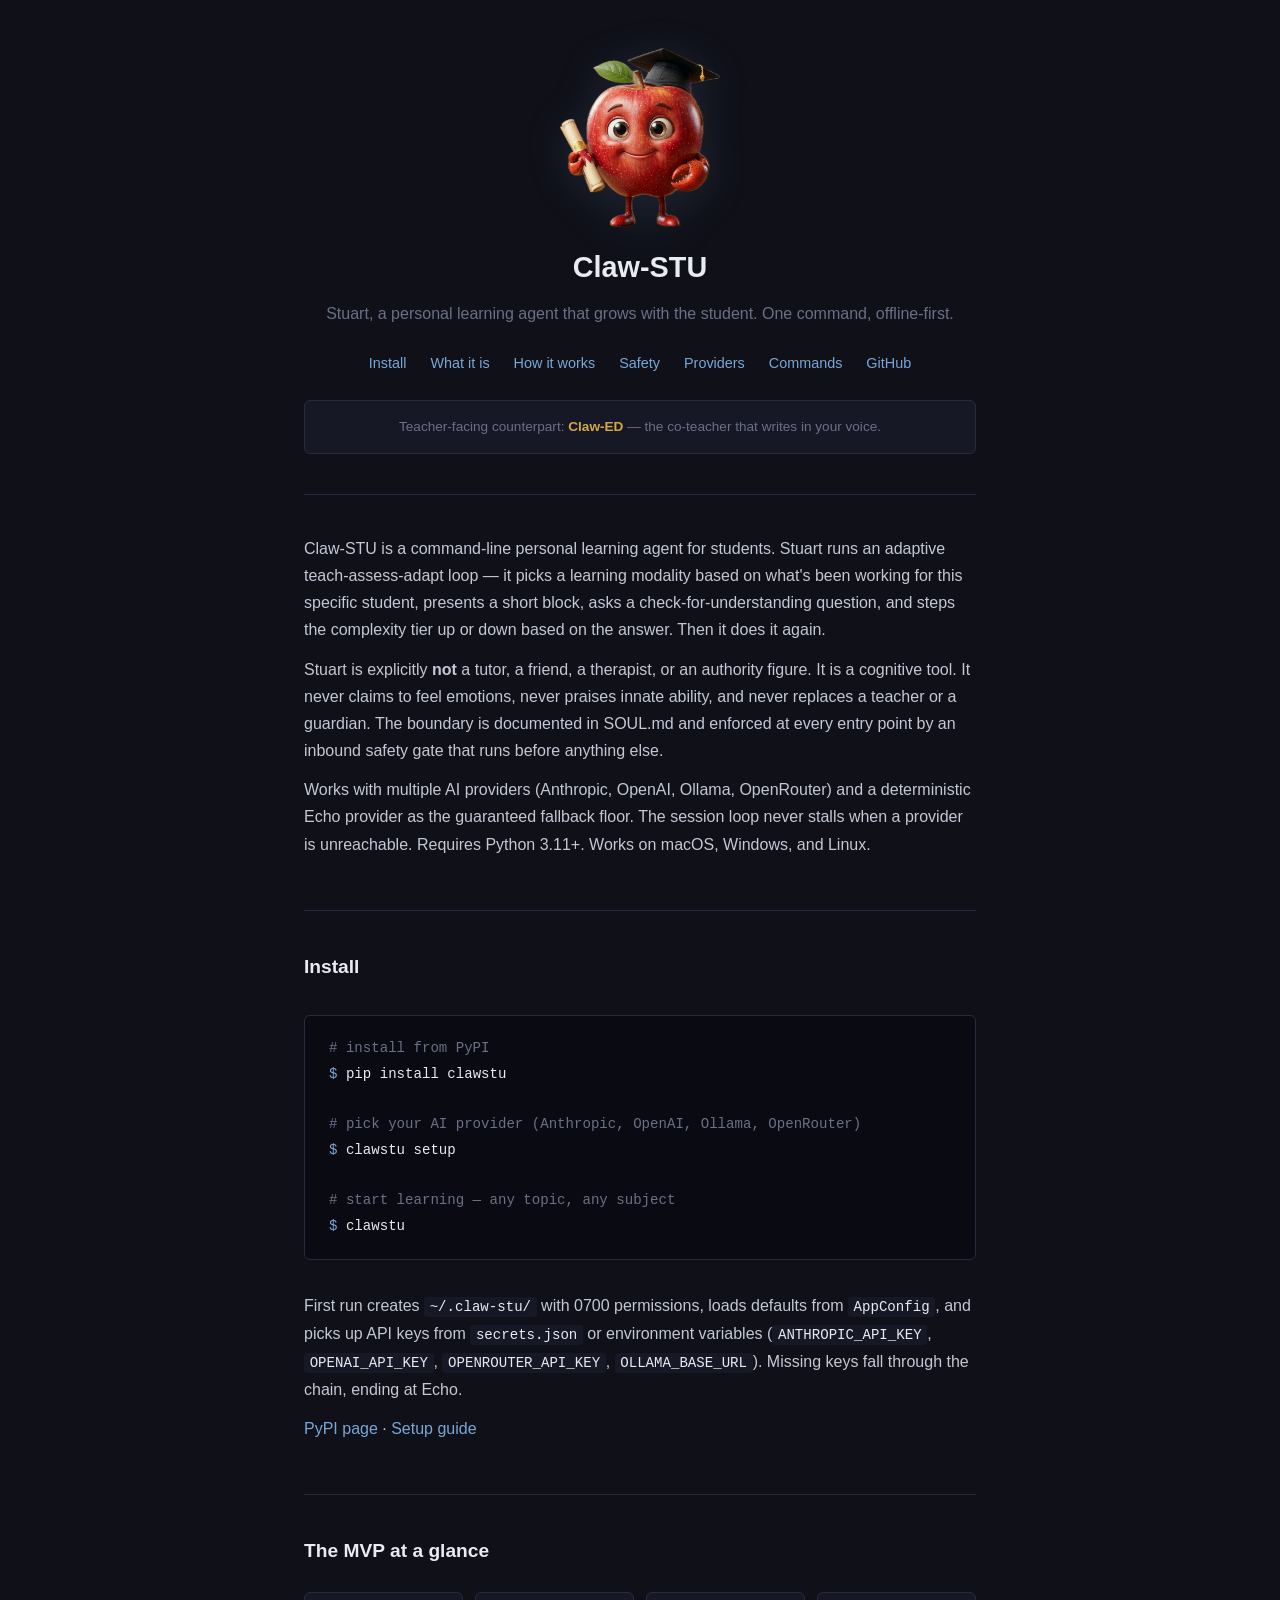
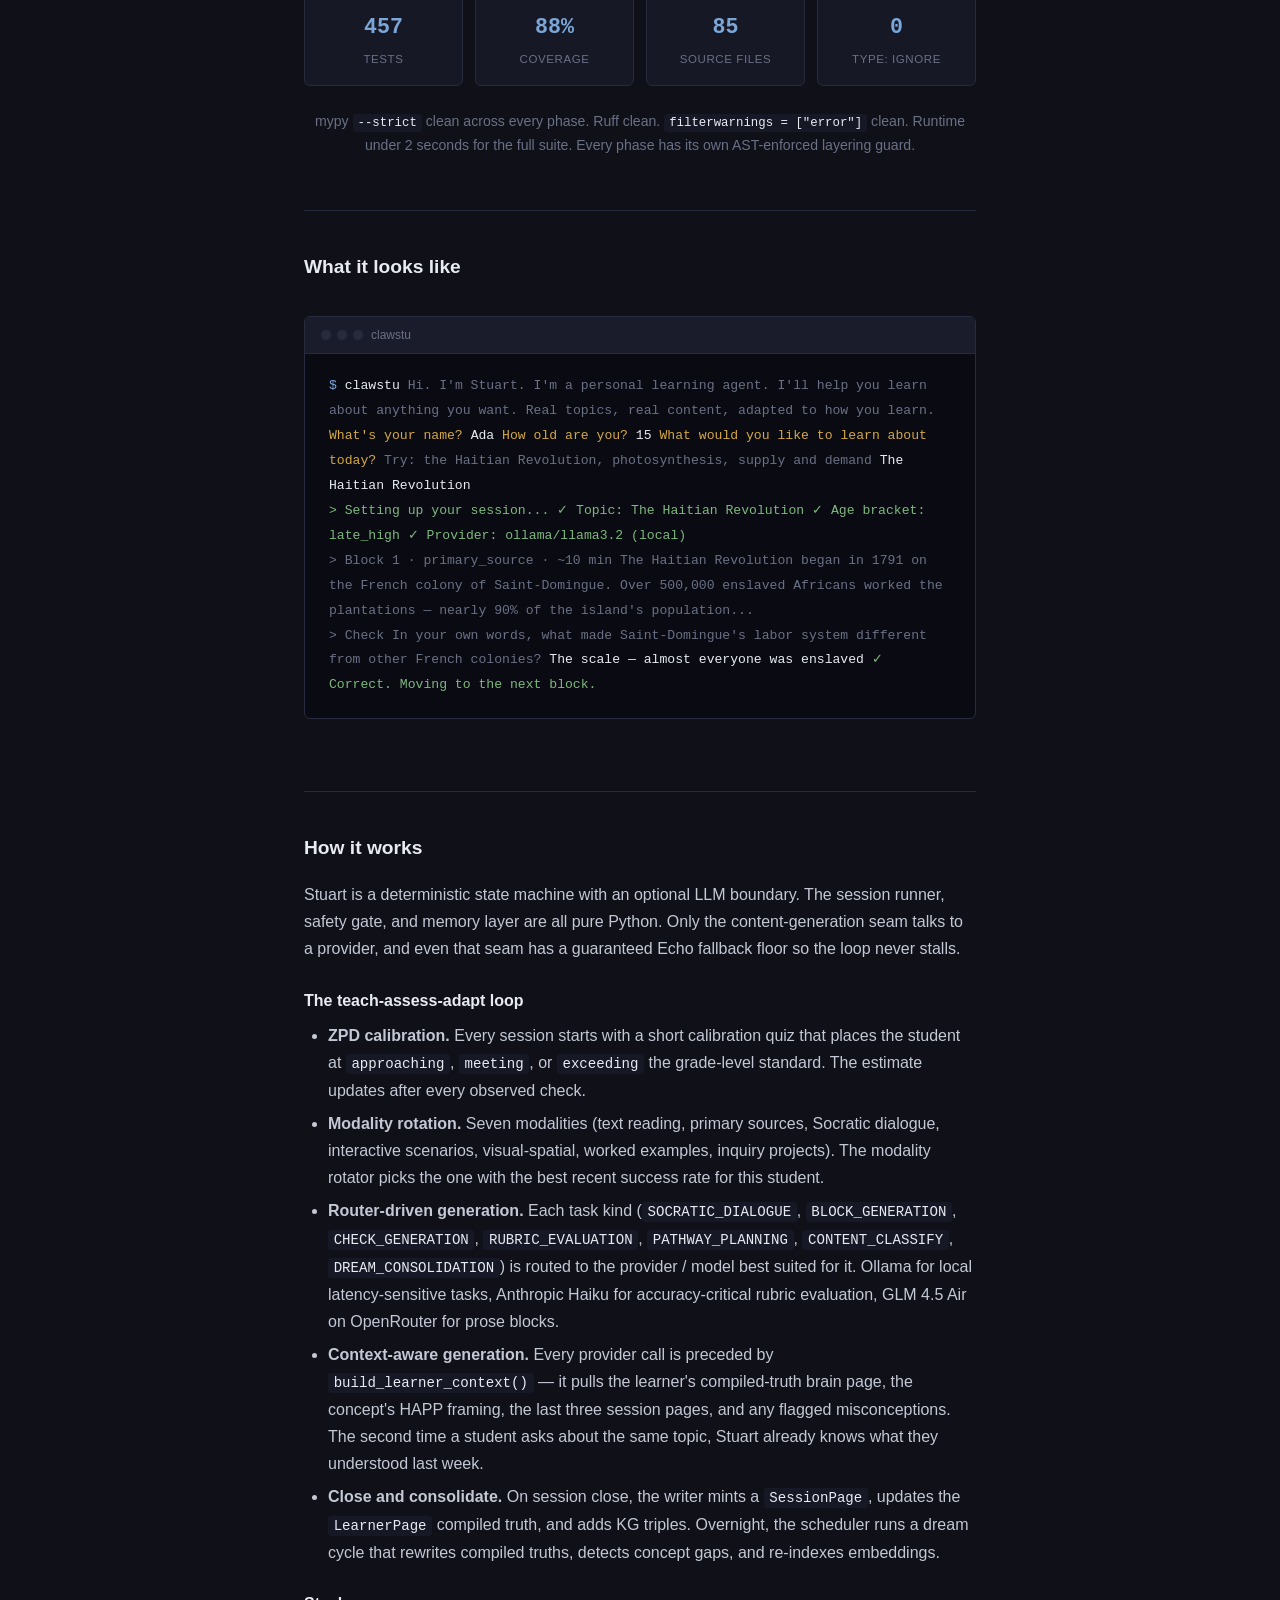
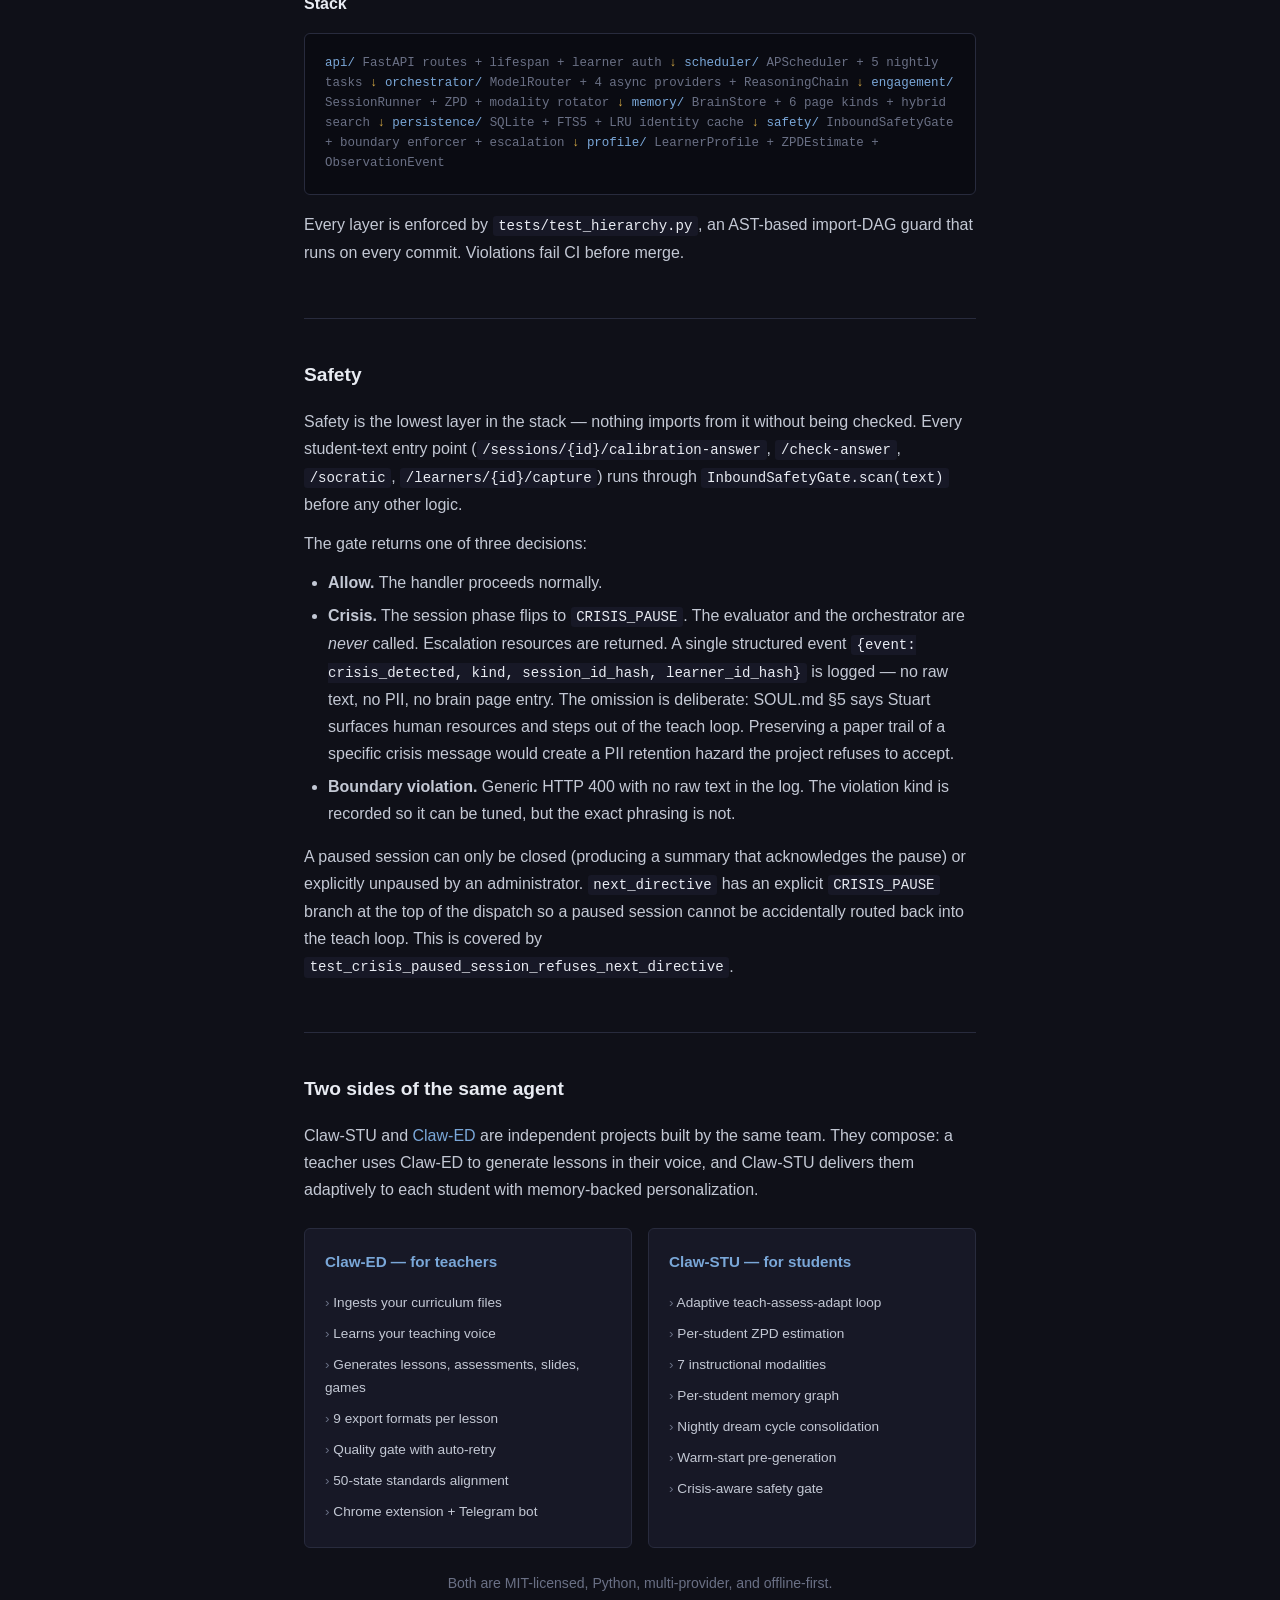
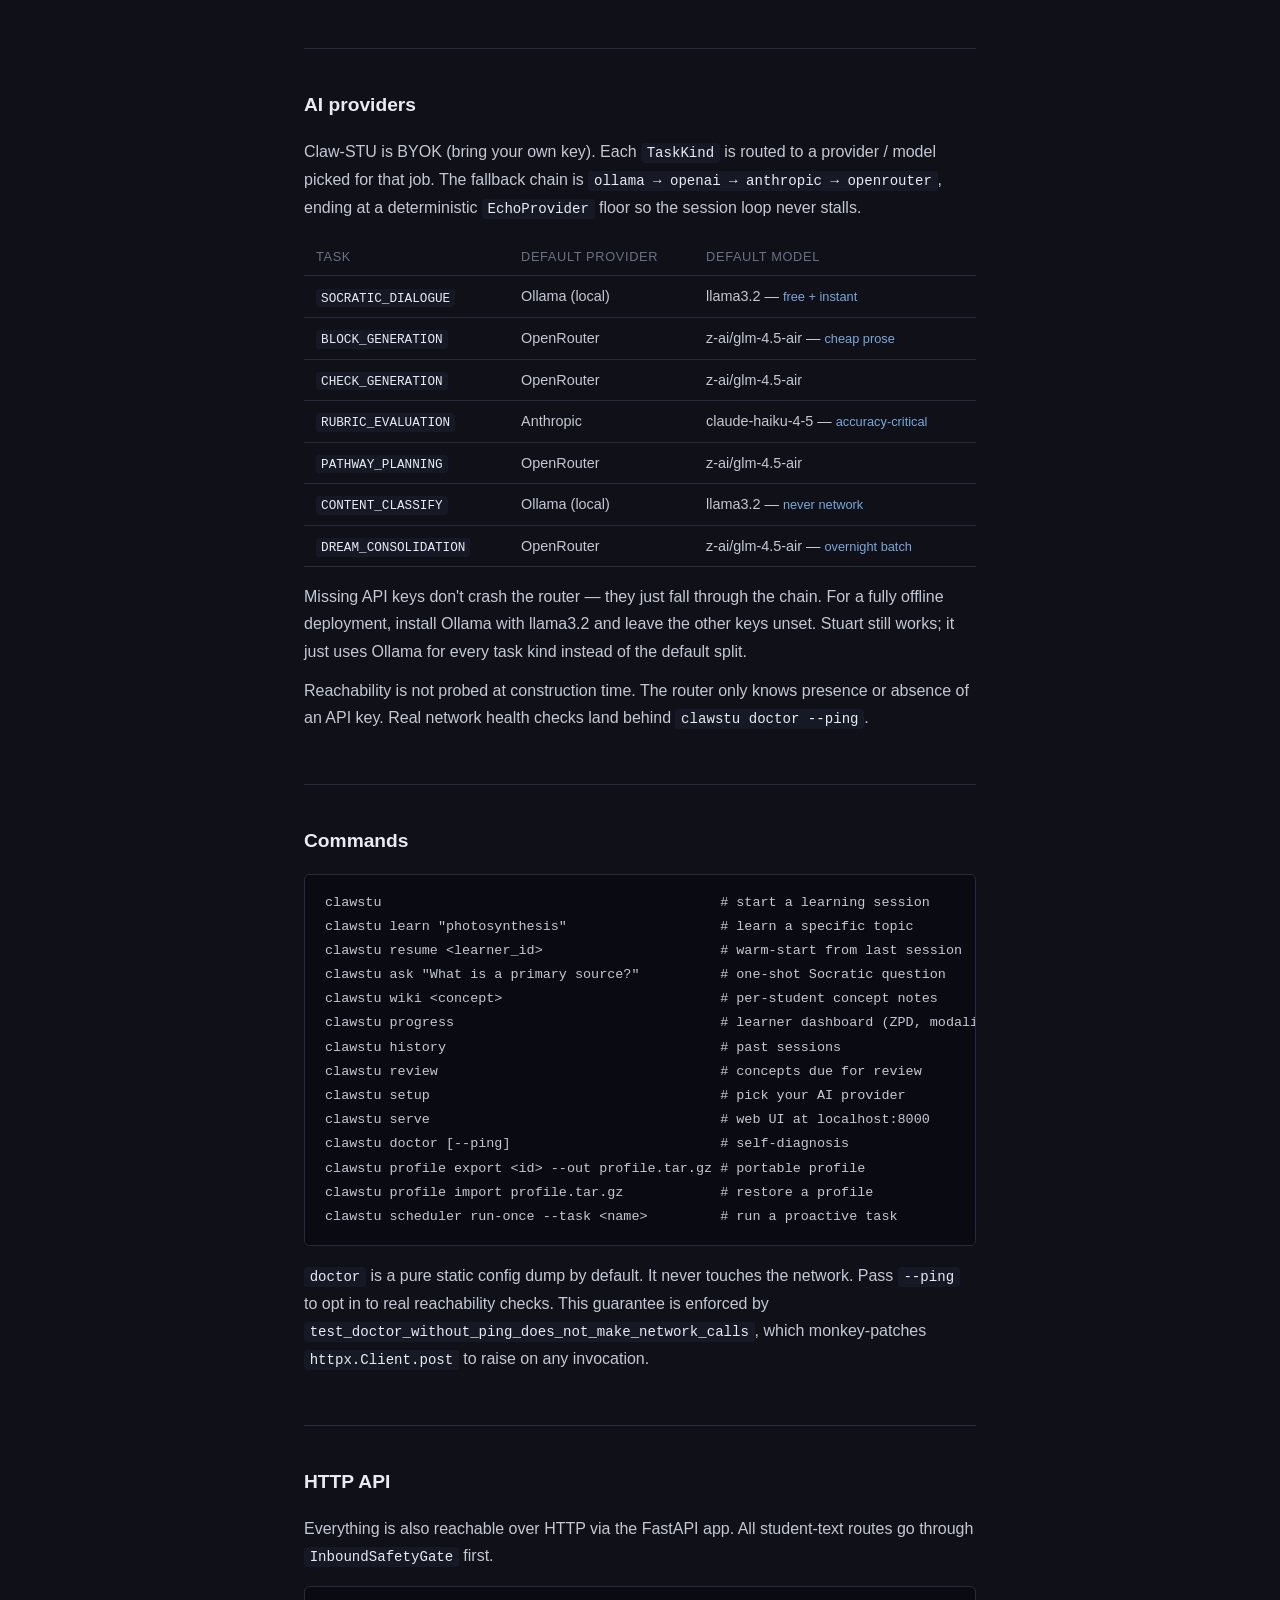
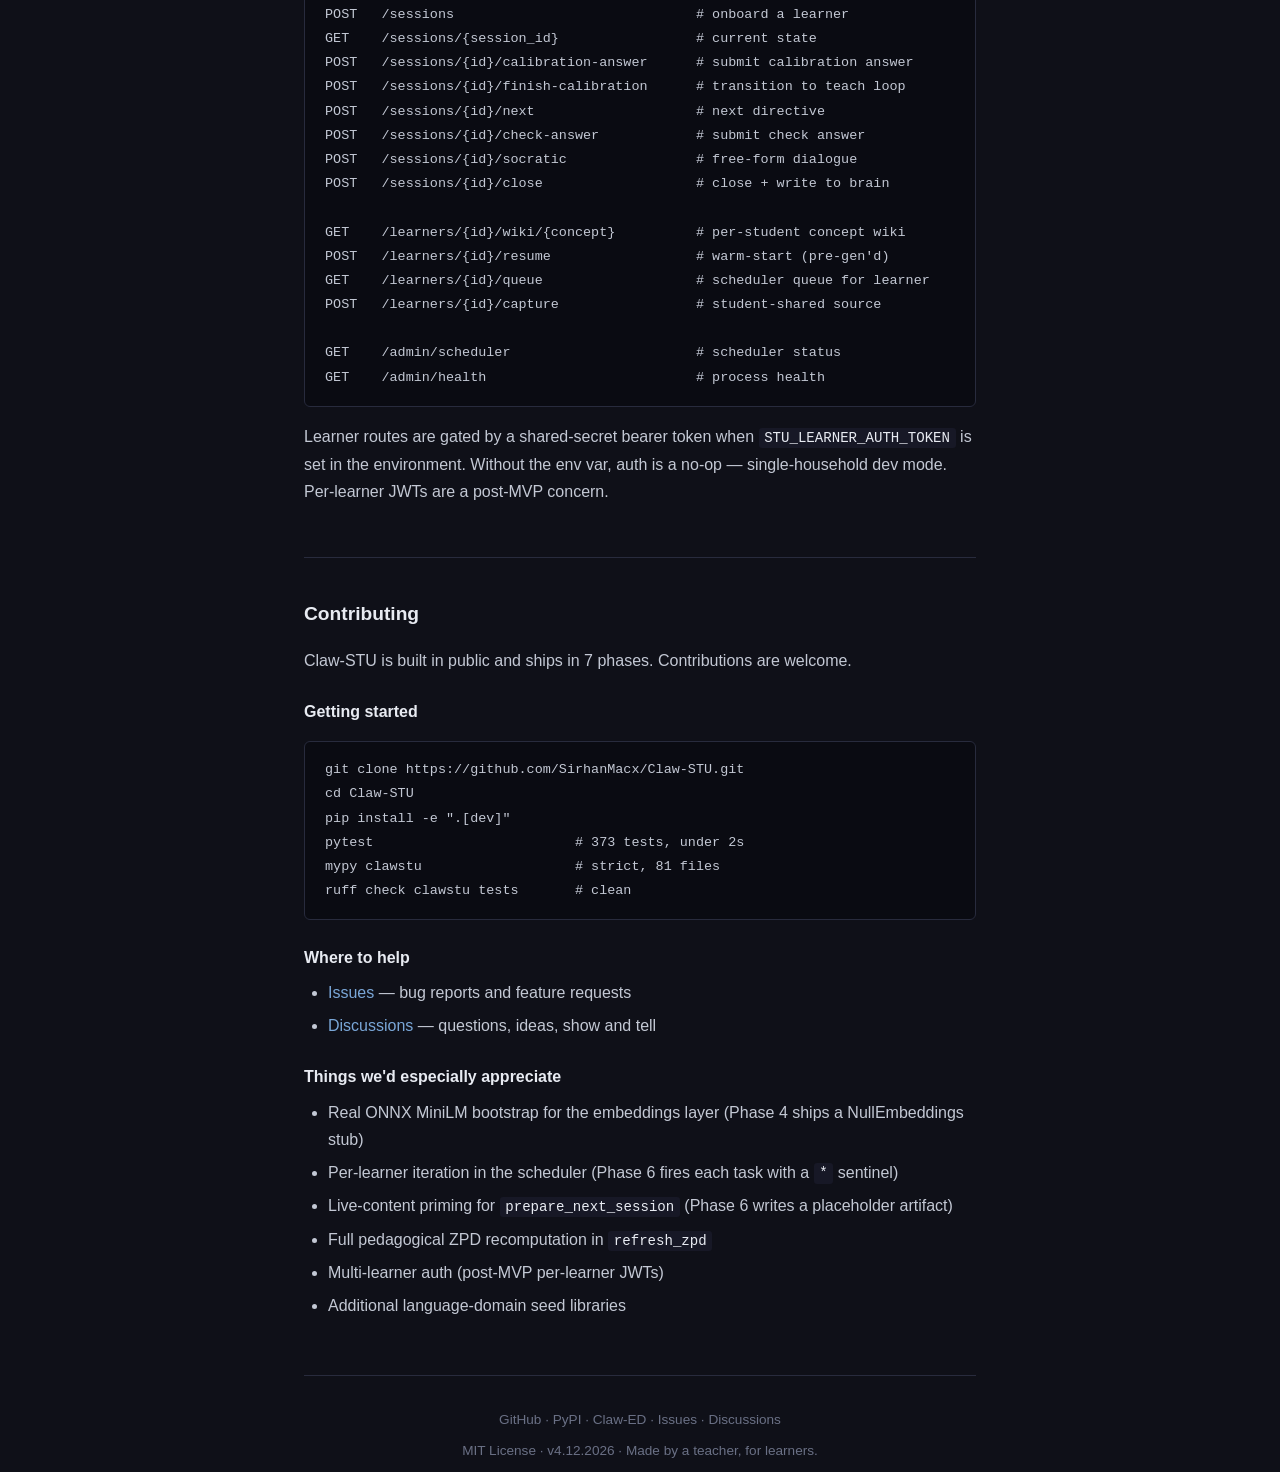
<file: docs/index.html>
<!DOCTYPE html>
<html lang="en">
<head>
<meta charset="UTF-8">
<meta name="viewport" content="width=device-width, initial-scale=1.0">

<title>Claw-STU -- Open Source Personal Learning Agent</title>
<meta name="description" content="Claw-STU is an open source personal learning agent for students. Adaptive, memory-backed, multi-provider. Meet Stuart, a cognitive tool that grows with the learner. MIT licensed. Python.">
<meta name="keywords" content="clawstu, stuart, personal learning agent, open source education, adaptive learning, AI tutor alternative, ZPD, MIT license, offline first, student agency">
<link rel="canonical" href="https://sirhanmacx.github.io/Claw-STU/">

<!-- Open Graph -->
<meta property="og:type" content="website">
<meta property="og:url" content="https://sirhanmacx.github.io/Claw-STU/">
<meta property="og:title" content="Claw-STU -- Open Source Personal Learning Agent">
<meta property="og:description" content="Stuart, a personal learning agent that grows with the student. Adaptive, memory-backed, multi-provider. MIT licensed.">
<meta property="og:image" content="https://sirhanmacx.github.io/Claw-STU/stu-mascot.png">
<meta property="og:image:width" content="581">
<meta property="og:image:height" content="651">
<meta property="og:image:alt" content="Stuart, the Claw-STU mascot — a red apple wearing a graduation cap, holding a diploma, with a crab claw for a hand">

<!-- Twitter -->
<meta name="twitter:card" content="summary_large_image">
<meta name="twitter:title" content="Claw-STU -- Open Source Personal Learning Agent">
<meta name="twitter:description" content="Stuart, a personal learning agent that grows with the student. MIT licensed.">
<meta name="twitter:image" content="https://sirhanmacx.github.io/Claw-STU/stu-mascot.png">
<meta name="twitter:image:alt" content="Stuart, the Claw-STU mascot — a red apple scholar with a graduation cap, diploma, and crab claw">

<!-- Schema.org -->
<script type="application/ld+json">
{
  "@context": "https://schema.org",
  "@type": "SoftwareApplication",
  "name": "Claw-STU",
  "description": "Open source personal learning agent for students. Adaptive teach-assess-adapt loop, per-student memory graph, nightly dream-cycle consolidation, crisis-aware safety gate. Multi-provider (Anthropic, OpenAI, Ollama, OpenRouter). Python, MIT licensed.",
  "url": "https://sirhanmacx.github.io/Claw-STU/",
  "image": "https://sirhanmacx.github.io/Claw-STU/stu-mascot.png",
  "applicationCategory": "EducationalApplication",
  "operatingSystem": "macOS, Windows, Linux",
  "offers": { "@type": "Offer", "price": "0", "priceCurrency": "USD" },
  "softwareVersion": "4.12.2026",
  "author": {
    "@type": "Organization",
    "name": "Claw-STU",
    "url": "https://github.com/SirhanMacx/Claw-STU"
  },
  "license": "https://opensource.org/licenses/MIT",
  "downloadUrl": "https://pypi.org/project/clawstu/",
  "programmingLanguage": "Python",
  "isRelatedTo": {
    "@type": "SoftwareApplication",
    "name": "Claw-ED",
    "url": "https://sirhanmacx.github.io/Claw-ED/"
  }
}
</script>

<!-- FAQ Schema -->
<script type="application/ld+json">
{
  "@context": "https://schema.org",
  "@type": "FAQPage",
  "mainEntity": [
    {
      "@type": "Question",
      "name": "Is Stuart an AI tutor?",
      "acceptedAnswer": {
        "@type": "Answer",
        "text": "No. Stuart is a cognitive tool, not a friend, therapist, peer, or authority figure. It never claims to feel, never praises innate ability, and never replaces a teacher or guardian. SOUL.md documents this discipline explicitly and the safety gate enforces it at every boundary."
      }
    },
    {
      "@type": "Question",
      "name": "What AI providers does Claw-STU work with?",
      "acceptedAnswer": {
        "@type": "Answer",
        "text": "Anthropic (Claude Haiku 4.5), OpenAI, Ollama (local or cloud), and OpenRouter (GLM 4.5 Air by default). You bring your own API key. A deterministic EchoProvider is the guaranteed fallback floor, so the session loop never stalls when a provider is unreachable."
      }
    },
    {
      "@type": "Question",
      "name": "Is my data sent anywhere?",
      "acceptedAnswer": {
        "@type": "Answer",
        "text": "Student profiles, brain pages, and the full SQLite store live on your machine under ~/.claw-stu. The only external calls are to the LLM provider you choose. With Ollama local, everything runs fully offline. No accounts, no telemetry."
      }
    },
    {
      "@type": "Question",
      "name": "How is this different from Claw-ED?",
      "acceptedAnswer": {
        "@type": "Answer",
        "text": "Claw-ED is the teacher-facing tool -- it ingests a teacher's curriculum files and generates lessons, assessments, and games in their voice. Claw-STU is the student-facing counterpart -- Stuart runs an adaptive teach-assess-adapt loop, tracks per-student ZPD and modality preferences, and writes brain pages after every session. They are independent projects that compose: a teacher can use Claw-ED to build lessons and Claw-STU to deliver them."
      }
    },
    {
      "@type": "Question",
      "name": "What happens if a student types a crisis message?",
      "acceptedAnswer": {
        "@type": "Answer",
        "text": "Every student-text entry point runs through an InboundSafetyGate before any other logic. On crisis detection the session is paused (CRISIS_PAUSE phase), the evaluator and orchestrator are never called, escalation resources are returned, and no raw text is written to the brain or logs. Only a single structured event is recorded. This is SOUL.md section 5 and is non-negotiable."
      }
    }
  ]
}
</script>

<style>
/* ── Reset ──────────────────────────────────────── */
*, *::before, *::after { box-sizing: border-box; margin: 0; padding: 0; }

:root {
  --bg: #0f1018;
  --bg-alt: #171826;
  --text: #c3c8d4;
  --text-bright: #e8ebf2;
  --text-muted: #6a7085;
  --accent: #7aa7d8;
  --accent-dim: #4d7aa8;
  --accent-warm: #d4a843;
  --border: #282b3d;
  --code-bg: #0a0b12;
  --mono: "SF Mono", "Cascadia Code", "Fira Code", Consolas, monospace;
  --sans: -apple-system, BlinkMacSystemFont, "Segoe UI", Roboto, sans-serif;
}

html { scroll-behavior: smooth; }

body {
  font-family: var(--sans);
  line-height: 1.7;
  color: var(--text);
  background: var(--bg);
  -webkit-font-smoothing: antialiased;
}

a { color: var(--accent); text-decoration: none; }
a:hover { text-decoration: underline; }
img { max-width: 100%; height: auto; }

/* ── Layout ─────────────────────────────────────── */
.wrap {
  max-width: 720px;
  margin: 0 auto;
  padding: 0 1.5rem;
}

/* ── Header ─────────────────────────────────────── */
header {
  padding: 3rem 0 1rem;
  text-align: center;
}

header .mascot {
  width: 160px;
  height: auto;
  margin: 0 auto 1rem;
  display: block;
  filter: drop-shadow(0 6px 20px rgba(122, 167, 216, 0.15));
}

header h1 {
  font-size: 1.8rem;
  color: var(--text-bright);
  font-weight: 700;
  margin-bottom: 0.5rem;
}

header .tagline {
  color: var(--text-muted);
  font-size: 1rem;
  margin-bottom: 1.5rem;
}

header nav {
  display: flex;
  justify-content: center;
  gap: 1.5rem;
  flex-wrap: wrap;
  font-size: 0.9rem;
}

/* ── Sibling banner ─────────────────────────────── */
.sibling {
  background: var(--bg-alt);
  border: 1px solid var(--border);
  border-radius: 6px;
  padding: 0.9rem 1.25rem;
  margin: 1.5rem 0;
  font-size: 0.85rem;
  color: var(--text-muted);
  text-align: center;
}

.sibling a {
  color: var(--accent-warm);
  font-weight: 600;
}

/* ── Install block ──────────────────────────────── */
.install-block {
  background: var(--code-bg);
  border: 1px solid var(--border);
  border-radius: 6px;
  padding: 1.25rem 1.5rem;
  margin: 2rem 0;
  font-family: var(--mono);
  font-size: 0.88rem;
  line-height: 1.8;
  overflow-x: auto;
}

.install-block .prompt { color: var(--accent); }
.install-block .comment { color: var(--text-muted); }
.install-block .cmd { color: var(--text-bright); }

/* ── Terminal session ───────────────────────────── */
.terminal {
  background: var(--code-bg);
  border: 1px solid var(--border);
  border-radius: 6px;
  overflow: hidden;
  margin: 2rem 0;
}

.terminal-bar {
  background: #1a1c2b;
  padding: 0.5rem 1rem;
  font-size: 0.75rem;
  color: var(--text-muted);
  border-bottom: 1px solid var(--border);
  display: flex;
  align-items: center;
  gap: 0.5rem;
}

.terminal-dots {
  display: flex;
  gap: 6px;
}

.terminal-dots span {
  width: 10px;
  height: 10px;
  border-radius: 50%;
  background: var(--border);
}

.terminal-body {
  padding: 1.25rem 1.5rem;
  font-family: var(--mono);
  font-size: 0.82rem;
  line-height: 1.9;
  overflow-x: auto;
}

.terminal-body .prompt { color: var(--accent); }
.terminal-body .output { color: var(--text-muted); }
.terminal-body .highlight { color: var(--accent-warm); }
.terminal-body .cmd { color: var(--text-bright); }
.terminal-body .ok { color: #7eb87e; }

/* ── Sections ───────────────────────────────────── */
section {
  padding: 2.5rem 0;
  border-top: 1px solid var(--border);
}

section h2 {
  font-size: 1.2rem;
  color: var(--text-bright);
  margin-bottom: 1rem;
  font-weight: 600;
}

section h3 {
  font-size: 1rem;
  color: var(--text-bright);
  margin: 1.5rem 0 0.5rem;
  font-weight: 600;
}

section p {
  margin-bottom: 0.75rem;
}

/* ── Plain list ─────────────────────────────────── */
ul.plain {
  list-style: disc;
  padding-left: 1.5rem;
  margin-bottom: 1rem;
}

ul.plain li {
  margin-bottom: 0.35rem;
}

/* ── Two-column compare ─────────────────────────── */
.compare {
  display: grid;
  grid-template-columns: 1fr 1fr;
  gap: 1rem;
  margin: 1.5rem 0;
}

.compare .col {
  background: var(--bg-alt);
  border: 1px solid var(--border);
  border-radius: 6px;
  padding: 1.25rem;
}

.compare .col h3 {
  margin-top: 0;
  color: var(--accent);
  font-size: 0.95rem;
}

.compare .col ul {
  list-style: none;
  padding: 0;
  margin: 0.75rem 0 0;
  font-size: 0.85rem;
}

.compare .col li {
  padding: 0.25rem 0;
  color: var(--text);
}

.compare .col li::before {
  content: "› ";
  color: var(--text-muted);
}

@media (max-width: 600px) {
  .compare { grid-template-columns: 1fr; }
}

/* ── Code inline / blocks ───────────────────────── */
code {
  font-family: var(--mono);
  font-size: 0.88em;
  background: var(--bg-alt);
  padding: 0.15em 0.4em;
  border-radius: 3px;
  color: var(--text-bright);
}

pre {
  background: var(--code-bg);
  border: 1px solid var(--border);
  border-radius: 6px;
  padding: 1rem 1.25rem;
  font-family: var(--mono);
  font-size: 0.84rem;
  line-height: 1.8;
  overflow-x: auto;
  margin: 1rem 0;
}

/* ── Provider table ─────────────────────────────── */
.providers {
  width: 100%;
  border-collapse: collapse;
  margin: 1rem 0;
  font-size: 0.9rem;
}

.providers th {
  text-align: left;
  color: var(--text-muted);
  font-weight: 500;
  padding: 0.5rem 0.75rem;
  border-bottom: 1px solid var(--border);
  font-size: 0.8rem;
  text-transform: uppercase;
  letter-spacing: 0.05em;
}

.providers td {
  padding: 0.5rem 0.75rem;
  border-bottom: 1px solid var(--border);
}

.providers .rec {
  color: var(--accent);
  font-size: 0.8rem;
}

/* ── Stats strip ────────────────────────────────── */
.stats {
  display: grid;
  grid-template-columns: repeat(4, 1fr);
  gap: 0.75rem;
  margin: 1.5rem 0;
}

.stats .stat {
  background: var(--bg-alt);
  border: 1px solid var(--border);
  border-radius: 6px;
  padding: 1rem 0.75rem;
  text-align: center;
}

.stats .value {
  display: block;
  font-family: var(--mono);
  font-size: 1.35rem;
  color: var(--accent);
  font-weight: 600;
}

.stats .label {
  display: block;
  font-size: 0.72rem;
  color: var(--text-muted);
  text-transform: uppercase;
  letter-spacing: 0.05em;
  margin-top: 0.25rem;
}

@media (max-width: 600px) {
  .stats { grid-template-columns: repeat(2, 1fr); }
}

/* ── Architecture diagram ───────────────────────── */
.arch {
  background: var(--code-bg);
  border: 1px solid var(--border);
  border-radius: 6px;
  padding: 1.25rem;
  margin: 1rem 0;
  font-family: var(--mono);
  font-size: 0.78rem;
  line-height: 1.6;
  color: var(--text-muted);
  overflow-x: auto;
}

.arch .layer { color: var(--accent); }
.arch .arrow { color: var(--accent-warm); }

/* ── Footer ─────────────────────────────────────── */
footer {
  padding: 2rem 0;
  border-top: 1px solid var(--border);
  text-align: center;
  color: var(--text-muted);
  font-size: 0.85rem;
}

footer a { color: var(--text-muted); }
footer a:hover { color: var(--text-bright); }

/* ── Responsive ─────────────────────────────────── */
@media (max-width: 600px) {
  header h1 { font-size: 1.5rem; }
  .terminal-body { font-size: 0.75rem; }
  .install-block { font-size: 0.8rem; }
  pre { font-size: 0.78rem; }
}
</style>
</head>

<body>
<div class="wrap">

<!-- ── Header ─────────────────────────────────────── -->
<header>
  <img class="mascot" src="stu-mascot.png" alt="Stuart, the Claw-STU mascot — a red apple wearing a graduation cap, holding a diploma, with a crab claw for a hand">
  <h1>Claw-STU</h1>
  <p class="tagline">Stuart, a personal learning agent that grows with the student. One command, offline-first.</p>
  <nav>
    <a href="#install">Install</a>
    <a href="#what">What it is</a>
    <a href="#how">How it works</a>
    <a href="#safety">Safety</a>
    <a href="#providers">Providers</a>
    <a href="#commands">Commands</a>
    <a href="https://github.com/SirhanMacx/Claw-STU">GitHub</a>
  </nav>
  <div class="sibling">
    Teacher-facing counterpart: <a href="https://sirhanmacx.github.io/Claw-ED/">Claw-ED</a> &mdash; the co-teacher that writes in your voice.
  </div>
</header>

<!-- ── What it is ─────────────────────────────────── -->
<section id="what">
  <p>
    Claw-STU is a command-line personal learning agent for students. Stuart runs
    an adaptive teach-assess-adapt loop &mdash; it picks a learning modality based
    on what's been working for this specific student, presents a short block,
    asks a check-for-understanding question, and steps the complexity tier up or
    down based on the answer. Then it does it again.
  </p>
  <p>
    Stuart is explicitly <strong>not</strong> a tutor, a friend, a therapist, or
    an authority figure. It is a cognitive tool. It never claims to feel emotions,
    never praises innate ability, and never replaces a teacher or a guardian. The
    boundary is documented in SOUL.md and enforced at every entry point by an
    inbound safety gate that runs before anything else.
  </p>
  <p>
    Works with multiple AI providers (Anthropic, OpenAI, Ollama, OpenRouter) and
    a deterministic Echo provider as the guaranteed fallback floor. The session
    loop never stalls when a provider is unreachable. Requires Python 3.11+.
    Works on macOS, Windows, and Linux.
  </p>
</section>

<!-- ── Install ────────────────────────────────────── -->
<section id="install">
  <h2>Install</h2>
  <div class="install-block">
    <span class="comment"># install from PyPI</span><br>
    <span class="prompt">$ </span><span class="cmd">pip install clawstu</span><br>
    <br>
    <span class="comment"># pick your AI provider (Anthropic, OpenAI, Ollama, OpenRouter)</span><br>
    <span class="prompt">$ </span><span class="cmd">clawstu setup</span><br>
    <br>
    <span class="comment"># start learning — any topic, any subject</span><br>
    <span class="prompt">$ </span><span class="cmd">clawstu</span>
  </div>
  <p>
    First run creates <code>~/.claw-stu/</code> with 0700 permissions, loads
    defaults from <code>AppConfig</code>, and picks up API keys from
    <code>secrets.json</code> or environment variables
    (<code>ANTHROPIC_API_KEY</code>, <code>OPENAI_API_KEY</code>,
    <code>OPENROUTER_API_KEY</code>, <code>OLLAMA_BASE_URL</code>). Missing keys
    fall through the chain, ending at Echo.
  </p>
  <p>
    <a href="https://pypi.org/project/clawstu/">PyPI page</a> &middot;
    <a href="https://github.com/SirhanMacx/Claw-STU#setup">Setup guide</a>
  </p>
</section>

<!-- ── Stats strip ────────────────────────────────── -->
<section>
  <h2>The MVP at a glance</h2>
  <div class="stats">
    <div class="stat"><span class="value">457</span><span class="label">Tests</span></div>
    <div class="stat"><span class="value">88%</span><span class="label">Coverage</span></div>
    <div class="stat"><span class="value">85</span><span class="label">Source files</span></div>
    <div class="stat"><span class="value">0</span><span class="label">type: ignore</span></div>
  </div>
  <p style="font-size: 0.88rem; color: var(--text-muted); text-align: center;">
    mypy <code>--strict</code> clean across every phase. Ruff clean.
    <code>filterwarnings = ["error"]</code> clean. Runtime under 2 seconds for
    the full suite. Every phase has its own AST-enforced layering guard.
  </p>
</section>

<!-- ── Terminal session ───────────────────────────── -->
<section>
  <h2>What it looks like</h2>
  <div class="terminal">
    <div class="terminal-bar">
      <div class="terminal-dots"><span></span><span></span><span></span></div>
      clawstu
    </div>
    <div class="terminal-body">
<span class="prompt">$ </span><span class="cmd">clawstu</span>
<span class="output">Hi. I'm Stuart.</span>
<span class="output">I'm a personal learning agent. I'll help you learn about anything</span>
<span class="output">you want. Real topics, real content, adapted to how you learn.</span>
<br>
<span class="highlight">What's your name?</span> <span class="cmd">Ada</span>
<span class="highlight">How old are you?</span> <span class="cmd">15</span>
<span class="highlight">What would you like to learn about today?</span>
<span class="output">  Try: the Haitian Revolution, photosynthesis, supply and demand</span>
<span class="cmd">  The Haitian Revolution</span>
<br>
<span class="ok">&gt; Setting up your session...</span>
<span class="ok">  ✓ Topic: The Haitian Revolution</span>
<span class="ok">  ✓ Age bracket: late_high</span>
<span class="ok">  ✓ Provider: ollama/llama3.2 (local)</span>
<br>
<span class="output">&gt; Block 1 · primary_source · ~10 min</span>
<span class="output">The Haitian Revolution began in 1791 on the French colony of</span>
<span class="output">Saint-Domingue. Over 500,000 enslaved Africans worked the</span>
<span class="output">plantations — nearly 90% of the island's population...</span>
<br>
<span class="output">&gt; Check</span>
<span class="output">In your own words, what made Saint-Domingue's labor system</span>
<span class="output">different from other French colonies?</span>
<span class="cmd">  The scale — almost everyone was enslaved</span>
<span class="ok">  ✓ Correct. Moving to the next block.</span>
    </div>
  </div>
</section>

<!-- ── How it works ───────────────────────────────── -->
<section id="how">
  <h2>How it works</h2>
  <p>
    Stuart is a deterministic state machine with an optional LLM boundary.
    The session runner, safety gate, and memory layer are all pure Python.
    Only the content-generation seam talks to a provider, and even that seam
    has a guaranteed Echo fallback floor so the loop never stalls.
  </p>

  <h3>The teach-assess-adapt loop</h3>
  <ul class="plain">
    <li>
      <strong>ZPD calibration.</strong> Every session starts with a short
      calibration quiz that places the student at <code>approaching</code>,
      <code>meeting</code>, or <code>exceeding</code> the grade-level standard.
      The estimate updates after every observed check.
    </li>
    <li>
      <strong>Modality rotation.</strong> Seven modalities
      (text reading, primary sources, Socratic dialogue, interactive scenarios,
      visual-spatial, worked examples, inquiry projects). The modality rotator
      picks the one with the best recent success rate for this student.
    </li>
    <li>
      <strong>Router-driven generation.</strong> Each task kind
      (<code>SOCRATIC_DIALOGUE</code>, <code>BLOCK_GENERATION</code>,
      <code>CHECK_GENERATION</code>, <code>RUBRIC_EVALUATION</code>,
      <code>PATHWAY_PLANNING</code>, <code>CONTENT_CLASSIFY</code>,
      <code>DREAM_CONSOLIDATION</code>) is routed to the provider / model best
      suited for it. Ollama for local latency-sensitive tasks, Anthropic Haiku
      for accuracy-critical rubric evaluation, GLM 4.5 Air on OpenRouter for
      prose blocks.
    </li>
    <li>
      <strong>Context-aware generation.</strong> Every provider call is preceded
      by <code>build_learner_context()</code> &mdash; it pulls the learner's
      compiled-truth brain page, the concept's HAPP framing, the last three
      session pages, and any flagged misconceptions. The second time a student
      asks about the same topic, Stuart already knows what they understood last
      week.
    </li>
    <li>
      <strong>Close and consolidate.</strong> On session close, the writer mints
      a <code>SessionPage</code>, updates the <code>LearnerPage</code> compiled
      truth, and adds KG triples. Overnight, the scheduler runs a dream cycle
      that rewrites compiled truths, detects concept gaps, and re-indexes
      embeddings.
    </li>
  </ul>

  <h3>Stack</h3>
  <div class="arch">
<span class="layer">api/</span>            FastAPI routes + lifespan + learner auth
  <span class="arrow">&darr;</span>
<span class="layer">scheduler/</span>      APScheduler + 5 nightly tasks
  <span class="arrow">&darr;</span>
<span class="layer">orchestrator/</span>   ModelRouter + 4 async providers + ReasoningChain
  <span class="arrow">&darr;</span>
<span class="layer">engagement/</span>     SessionRunner + ZPD + modality rotator
  <span class="arrow">&darr;</span>
<span class="layer">memory/</span>         BrainStore + 6 page kinds + hybrid search
  <span class="arrow">&darr;</span>
<span class="layer">persistence/</span>    SQLite + FTS5 + LRU identity cache
  <span class="arrow">&darr;</span>
<span class="layer">safety/</span>         InboundSafetyGate + boundary enforcer + escalation
  <span class="arrow">&darr;</span>
<span class="layer">profile/</span>        LearnerProfile + ZPDEstimate + ObservationEvent</div>
  <p>
    Every layer is enforced by <code>tests/test_hierarchy.py</code>, an
    AST-based import-DAG guard that runs on every commit. Violations fail CI
    before merge.
  </p>
</section>

<!-- ── Safety ─────────────────────────────────────── -->
<section id="safety">
  <h2>Safety</h2>
  <p>
    Safety is the lowest layer in the stack &mdash; nothing imports from it
    without being checked. Every student-text entry point
    (<code>/sessions/{id}/calibration-answer</code>,
    <code>/check-answer</code>, <code>/socratic</code>,
    <code>/learners/{id}/capture</code>) runs through
    <code>InboundSafetyGate.scan(text)</code> before any other logic.
  </p>
  <p>
    The gate returns one of three decisions:
  </p>
  <ul class="plain">
    <li>
      <strong>Allow.</strong> The handler proceeds normally.
    </li>
    <li>
      <strong>Crisis.</strong> The session phase flips to
      <code>CRISIS_PAUSE</code>. The evaluator and the orchestrator are
      <em>never</em> called. Escalation resources are returned. A single
      structured event <code>{event: crisis_detected, kind, session_id_hash,
      learner_id_hash}</code> is logged &mdash; no raw text, no PII, no brain
      page entry. The omission is deliberate: SOUL.md &sect;5 says Stuart
      surfaces human resources and steps out of the teach loop. Preserving a
      paper trail of a specific crisis message would create a PII retention
      hazard the project refuses to accept.
    </li>
    <li>
      <strong>Boundary violation.</strong> Generic HTTP 400 with no raw text
      in the log. The violation kind is recorded so it can be tuned, but the
      exact phrasing is not.
    </li>
  </ul>
  <p>
    A paused session can only be closed (producing a summary that acknowledges
    the pause) or explicitly unpaused by an administrator. <code>next_directive</code>
    has an explicit <code>CRISIS_PAUSE</code> branch at the top of the dispatch
    so a paused session cannot be accidentally routed back into the teach
    loop. This is covered by
    <code>test_crisis_paused_session_refuses_next_directive</code>.
  </p>
</section>

<!-- ── Sibling project ────────────────────────────── -->
<section>
  <h2>Two sides of the same agent</h2>
  <p>
    Claw-STU and <a href="https://sirhanmacx.github.io/Claw-ED/">Claw-ED</a>
    are independent projects built by the same team. They compose: a teacher
    uses Claw-ED to generate lessons in their voice, and Claw-STU delivers
    them adaptively to each student with memory-backed personalization.
  </p>
  <div class="compare">
    <div class="col">
      <h3>Claw-ED &mdash; for teachers</h3>
      <ul>
        <li>Ingests your curriculum files</li>
        <li>Learns your teaching voice</li>
        <li>Generates lessons, assessments, slides, games</li>
        <li>9 export formats per lesson</li>
        <li>Quality gate with auto-retry</li>
        <li>50-state standards alignment</li>
        <li>Chrome extension + Telegram bot</li>
      </ul>
    </div>
    <div class="col">
      <h3>Claw-STU &mdash; for students</h3>
      <ul>
        <li>Adaptive teach-assess-adapt loop</li>
        <li>Per-student ZPD estimation</li>
        <li>7 instructional modalities</li>
        <li>Per-student memory graph</li>
        <li>Nightly dream cycle consolidation</li>
        <li>Warm-start pre-generation</li>
        <li>Crisis-aware safety gate</li>
      </ul>
    </div>
  </div>
  <p style="font-size: 0.88rem; color: var(--text-muted); text-align: center; margin-top: 1rem;">
    Both are MIT-licensed, Python, multi-provider, and offline-first.
  </p>
</section>

<!-- ── Providers ───────────────────────────────────── -->
<section id="providers">
  <h2>AI providers</h2>
  <p>
    Claw-STU is BYOK (bring your own key). Each <code>TaskKind</code> is routed
    to a provider / model picked for that job. The fallback chain is
    <code>ollama &rarr; openai &rarr; anthropic &rarr; openrouter</code>, ending
    at a deterministic <code>EchoProvider</code> floor so the session loop never
    stalls.
  </p>
  <table class="providers">
    <thead>
      <tr>
        <th>Task</th>
        <th>Default provider</th>
        <th>Default model</th>
      </tr>
    </thead>
    <tbody>
      <tr>
        <td><code>SOCRATIC_DIALOGUE</code></td>
        <td>Ollama (local)</td>
        <td>llama3.2 &mdash; <span class="rec">free + instant</span></td>
      </tr>
      <tr>
        <td><code>BLOCK_GENERATION</code></td>
        <td>OpenRouter</td>
        <td>z-ai/glm-4.5-air &mdash; <span class="rec">cheap prose</span></td>
      </tr>
      <tr>
        <td><code>CHECK_GENERATION</code></td>
        <td>OpenRouter</td>
        <td>z-ai/glm-4.5-air</td>
      </tr>
      <tr>
        <td><code>RUBRIC_EVALUATION</code></td>
        <td>Anthropic</td>
        <td>claude-haiku-4-5 &mdash; <span class="rec">accuracy-critical</span></td>
      </tr>
      <tr>
        <td><code>PATHWAY_PLANNING</code></td>
        <td>OpenRouter</td>
        <td>z-ai/glm-4.5-air</td>
      </tr>
      <tr>
        <td><code>CONTENT_CLASSIFY</code></td>
        <td>Ollama (local)</td>
        <td>llama3.2 &mdash; <span class="rec">never network</span></td>
      </tr>
      <tr>
        <td><code>DREAM_CONSOLIDATION</code></td>
        <td>OpenRouter</td>
        <td>z-ai/glm-4.5-air &mdash; <span class="rec">overnight batch</span></td>
      </tr>
    </tbody>
  </table>
  <p>
    Missing API keys don't crash the router &mdash; they just fall through the
    chain. For a fully offline deployment, install Ollama with llama3.2 and
    leave the other keys unset. Stuart still works; it just uses Ollama for
    every task kind instead of the default split.
  </p>
  <p>
    Reachability is not probed at construction time. The router only knows
    presence or absence of an API key. Real network health checks land behind
    <code>clawstu doctor --ping</code>.
  </p>
</section>

<!-- ── Commands ────────────────────────────────────── -->
<section id="commands">
  <h2>Commands</h2>
  <pre>
clawstu                                          # start a learning session
clawstu learn "photosynthesis"                   # learn a specific topic
clawstu resume &lt;learner_id&gt;                      # warm-start from last session
clawstu ask "What is a primary source?"          # one-shot Socratic question
clawstu wiki &lt;concept&gt;                           # per-student concept notes
clawstu progress                                 # learner dashboard (ZPD, modality)
clawstu history                                  # past sessions
clawstu review                                   # concepts due for review
clawstu setup                                    # pick your AI provider
clawstu serve                                    # web UI at localhost:8000
clawstu doctor [--ping]                          # self-diagnosis
clawstu profile export &lt;id&gt; --out profile.tar.gz # portable profile
clawstu profile import profile.tar.gz            # restore a profile
clawstu scheduler run-once --task &lt;name&gt;         # run a proactive task</pre>
  <p>
    <code>doctor</code> is a pure static config dump by default. It never
    touches the network. Pass <code>--ping</code> to opt in to real
    reachability checks. This guarantee is enforced by
    <code>test_doctor_without_ping_does_not_make_network_calls</code>, which
    monkey-patches <code>httpx.Client.post</code> to raise on any invocation.
  </p>
</section>

<!-- ── HTTP API ────────────────────────────────────── -->
<section>
  <h2>HTTP API</h2>
  <p>
    Everything is also reachable over HTTP via the FastAPI app. All
    student-text routes go through <code>InboundSafetyGate</code> first.
  </p>
  <pre>
POST   /sessions                              # onboard a learner
GET    /sessions/{session_id}                 # current state
POST   /sessions/{id}/calibration-answer      # submit calibration answer
POST   /sessions/{id}/finish-calibration      # transition to teach loop
POST   /sessions/{id}/next                    # next directive
POST   /sessions/{id}/check-answer            # submit check answer
POST   /sessions/{id}/socratic                # free-form dialogue
POST   /sessions/{id}/close                   # close + write to brain

GET    /learners/{id}/wiki/{concept}          # per-student concept wiki
POST   /learners/{id}/resume                  # warm-start (pre-gen'd)
GET    /learners/{id}/queue                   # scheduler queue for learner
POST   /learners/{id}/capture                 # student-shared source

GET    /admin/scheduler                       # scheduler status
GET    /admin/health                          # process health</pre>
  <p>
    Learner routes are gated by a shared-secret bearer token when
    <code>STU_LEARNER_AUTH_TOKEN</code> is set in the environment. Without
    the env var, auth is a no-op &mdash; single-household dev mode. Per-learner
    JWTs are a post-MVP concern.
  </p>
</section>

<!-- ── Contributing ────────────────────────────────── -->
<section id="contributing">
  <h2>Contributing</h2>
  <p>
    Claw-STU is built in public and ships in 7 phases. Contributions are
    welcome.
  </p>

  <h3>Getting started</h3>
  <pre>
git clone https://github.com/SirhanMacx/Claw-STU.git
cd Claw-STU
pip install -e ".[dev]"
pytest                         # 373 tests, under 2s
mypy clawstu                   # strict, 81 files
ruff check clawstu tests       # clean</pre>

  <h3>Where to help</h3>
  <ul class="plain">
    <li>
      <a href="https://github.com/SirhanMacx/Claw-STU/issues">Issues</a> &mdash;
      bug reports and feature requests
    </li>
    <li>
      <a href="https://github.com/SirhanMacx/Claw-STU/discussions">Discussions</a> &mdash;
      questions, ideas, show and tell
    </li>
  </ul>

  <h3>Things we'd especially appreciate</h3>
  <ul class="plain">
    <li>Real ONNX MiniLM bootstrap for the embeddings layer (Phase 4 ships a NullEmbeddings stub)</li>
    <li>Per-learner iteration in the scheduler (Phase 6 fires each task with a <code>*</code> sentinel)</li>
    <li>Live-content priming for <code>prepare_next_session</code> (Phase 6 writes a placeholder artifact)</li>
    <li>Full pedagogical ZPD recomputation in <code>refresh_zpd</code></li>
    <li>Multi-learner auth (post-MVP per-learner JWTs)</li>
    <li>Additional language-domain seed libraries</li>
  </ul>
</section>

<!-- ── Footer ──────────────────────────────────────── -->
<footer>
  <p>
    <a href="https://github.com/SirhanMacx/Claw-STU">GitHub</a> &middot;
    <a href="https://pypi.org/project/clawstu/">PyPI</a> &middot;
    <a href="https://sirhanmacx.github.io/Claw-ED/">Claw-ED</a> &middot;
    <a href="https://github.com/SirhanMacx/Claw-STU/issues">Issues</a> &middot;
    <a href="https://github.com/SirhanMacx/Claw-STU/discussions">Discussions</a>
  </p>
  <p style="margin-top: 0.5rem;">
    MIT License &middot; v4.12.2026 &middot; Made by a teacher, for learners.
  </p>
</footer>

</div>
</body>
</html>
</file>
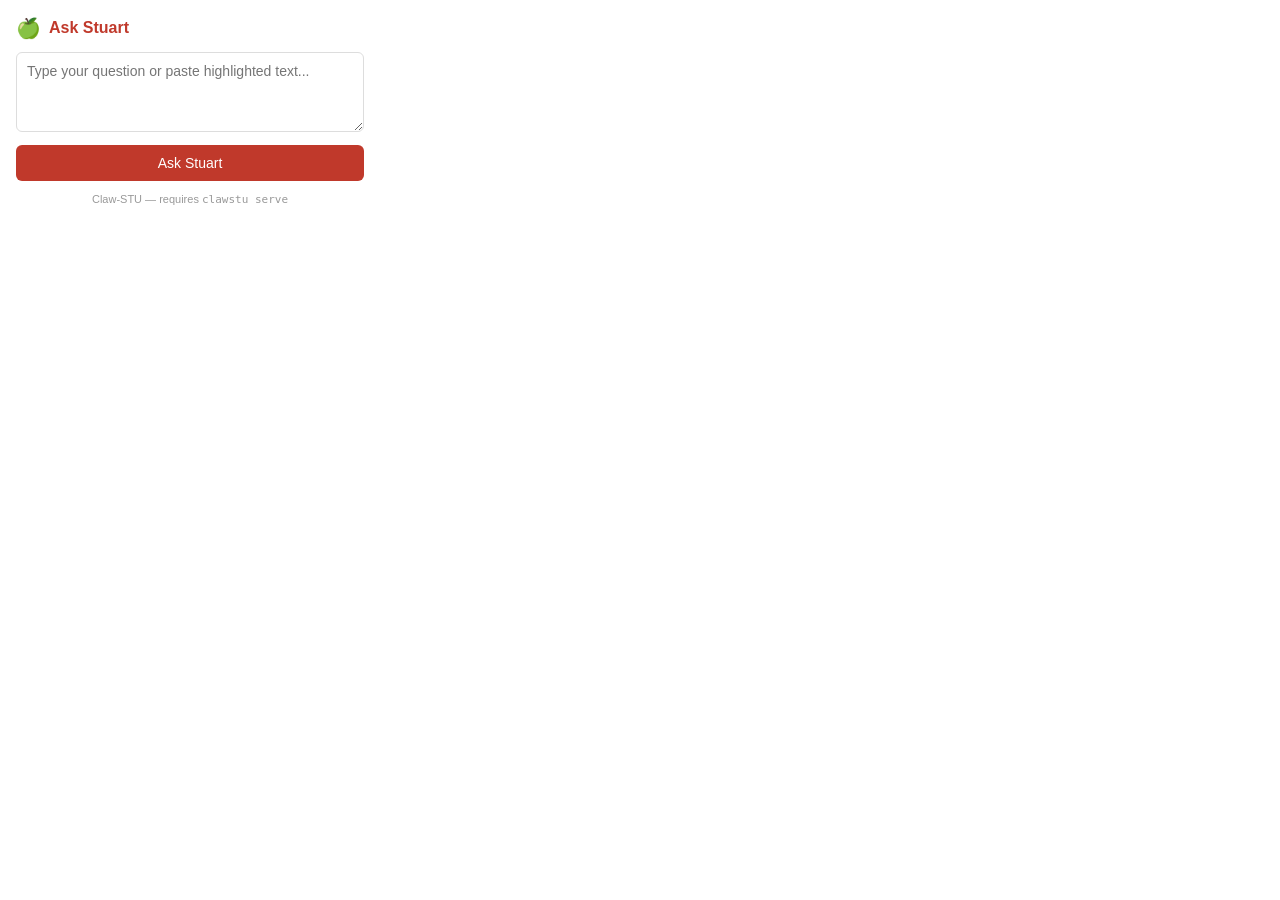
<file: extension/popup.html>
<!DOCTYPE html>
<html lang="en">
<head>
<meta charset="UTF-8">
<meta name="viewport" content="width=device-width, initial-scale=1.0">
<title>Ask Stuart</title>
<style>
  * { box-sizing: border-box; margin: 0; padding: 0; }
  body {
    width: 380px;
    min-height: 200px;
    font-family: -apple-system, BlinkMacSystemFont, "Segoe UI", Roboto, sans-serif;
    font-size: 14px;
    color: #1a1a1a;
    background: #fff;
    padding: 16px;
  }
  h1 {
    font-size: 16px;
    margin-bottom: 12px;
    color: #c0392b;
    display: flex;
    align-items: center;
    gap: 8px;
  }
  h1 .icon { font-size: 20px; }
  textarea {
    width: 100%;
    min-height: 80px;
    padding: 10px;
    border: 1px solid #ddd;
    border-radius: 6px;
    font-size: 14px;
    font-family: inherit;
    resize: vertical;
    margin-bottom: 10px;
  }
  textarea:focus {
    outline: none;
    border-color: #c0392b;
    box-shadow: 0 0 0 2px rgba(192,57,43,0.15);
  }
  button {
    width: 100%;
    padding: 10px;
    background: #c0392b;
    color: #fff;
    border: none;
    border-radius: 6px;
    font-size: 14px;
    cursor: pointer;
    transition: background 0.2s;
  }
  button:hover { background: #a93226; }
  button:disabled { background: #ccc; cursor: not-allowed; }
  #response {
    margin-top: 12px;
    padding: 12px;
    background: #fdf2f0;
    border-radius: 6px;
    line-height: 1.5;
    display: none;
    white-space: pre-wrap;
  }
  #response.visible { display: block; }
  #error {
    margin-top: 8px;
    color: #c0392b;
    font-size: 12px;
    display: none;
  }
  #error.visible { display: block; }
  .footer {
    margin-top: 12px;
    font-size: 11px;
    color: #999;
    text-align: center;
  }
</style>
</head>
<body>
  <h1><span class="icon">&#127823;</span> Ask Stuart</h1>
  <textarea id="question" placeholder="Type your question or paste highlighted text..."></textarea>
  <button id="ask-btn">Ask Stuart</button>
  <div id="response"></div>
  <div id="error"></div>
  <div class="footer">Claw-STU &mdash; requires <code>clawstu serve</code></div>
  <script src="popup.js"></script>
</body>
</html>
</file>
